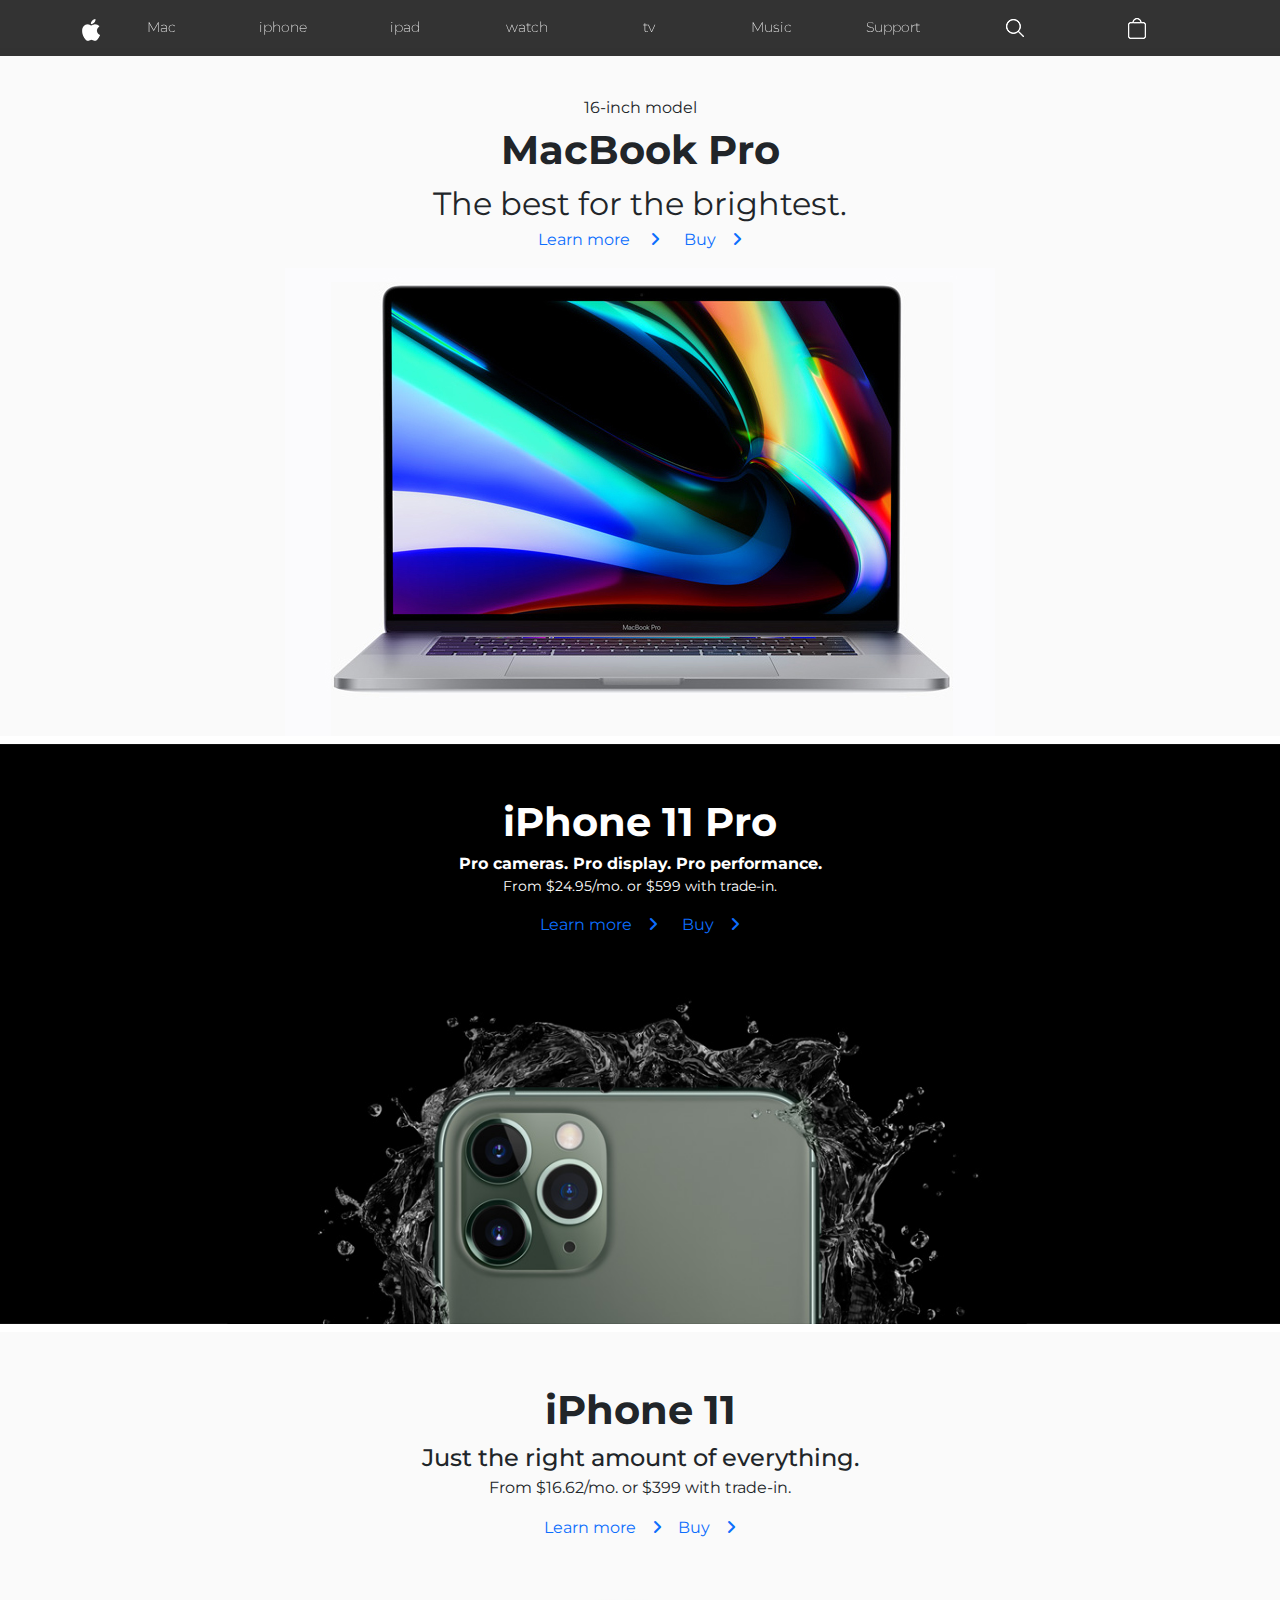
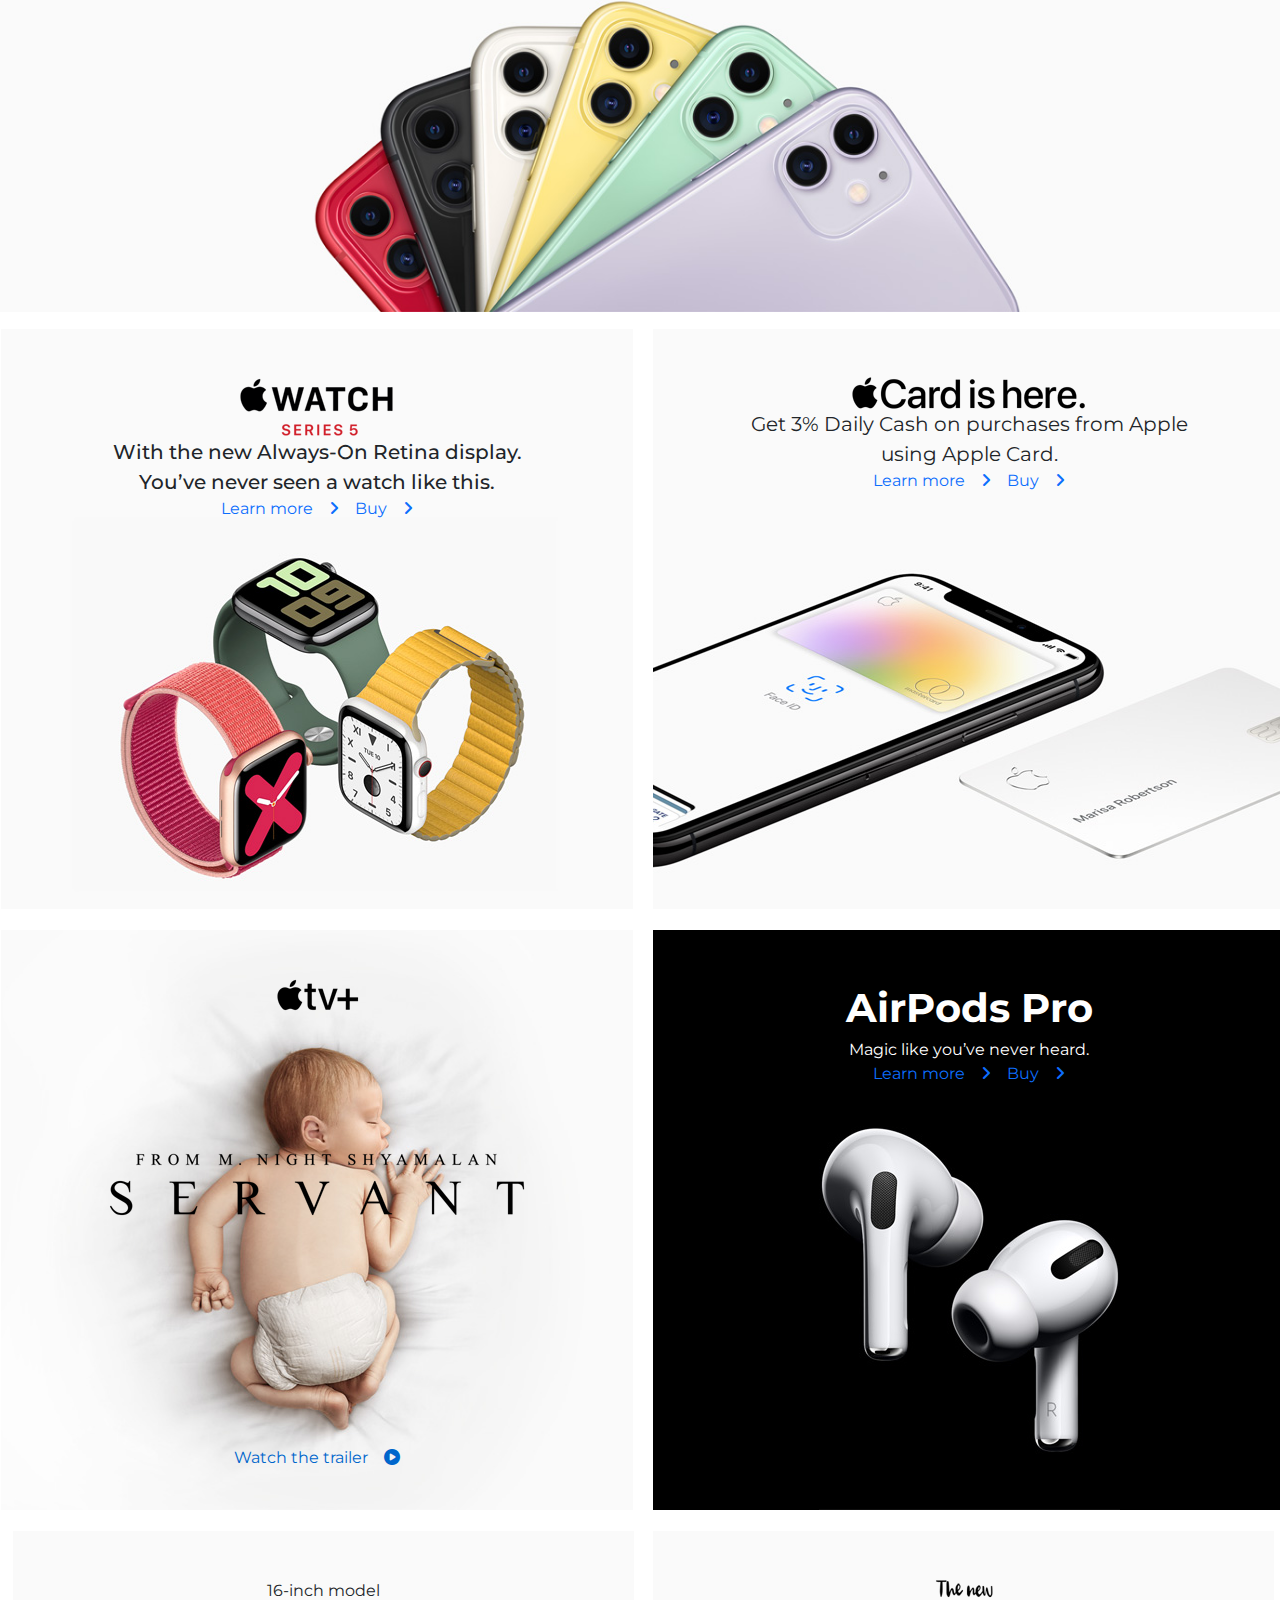
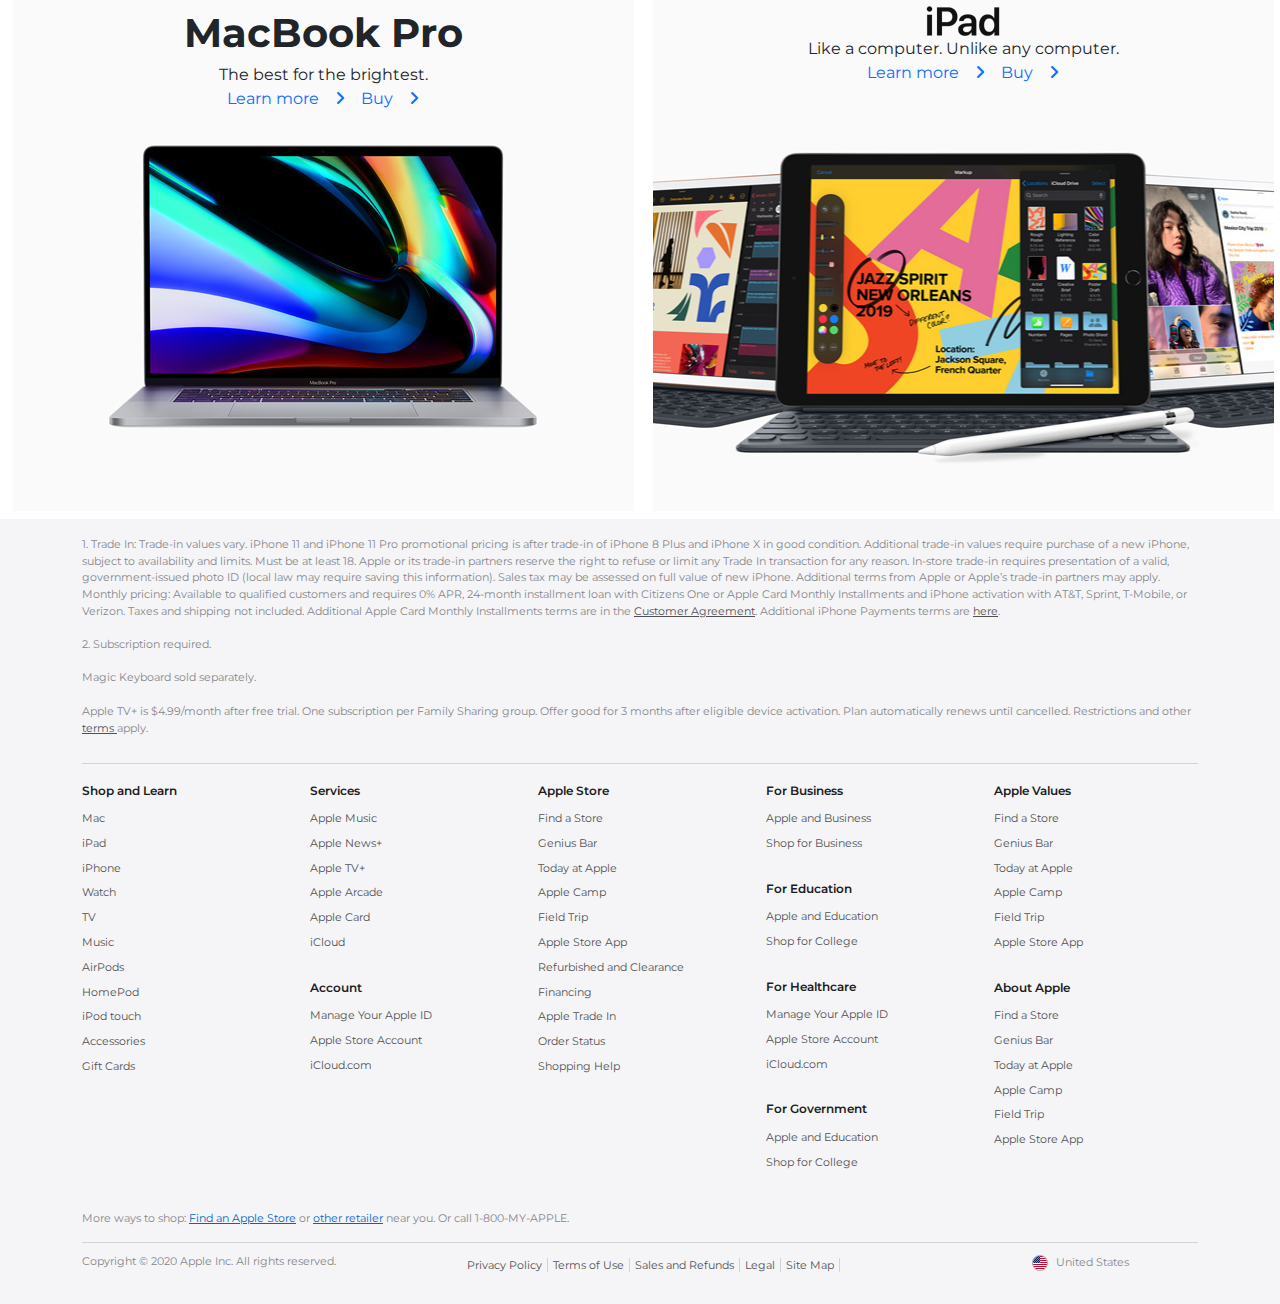
<file: index.html>
<!DOCTYPE html>
<html>
  <head>
    <title>Apple Website- Naol</title>

    <!-- Some meta tags -->
    <meta charset="utf-8" />
    <meta
      name="viewport"
      content="width=device-width, initial-scale=1, shrink-to-fit=no"
    />
    <meta name="title" content="Apple Responsive Replica" />
    <meta
      name="description"
      content="A responsive replica of Apple's website"
    />
    <link rel='icon' href='images/icons/favicon.ico' type='image/x-icon' >
    <!-- the fontawosome i add the to  -->
    <link
    href="https://cdnjs.cloudflare.com/ajax/libs/font-awesome/6.4.0/css/all.min.css"
    rel="stylesheet"
    />
    <!-- Link to the Font-Awesome Font -->
    <link
      rel="stylesheet"
      href="https://cdn.jsdelivr.net/npm/bootstrap@5.2.3/dist/css/bootstrap.min.css"
    />

    <!-- Link to Montserrat font from Google Fonts-->
    <link
      href="https://fonts.googleapis.com/css?family=Montserrat:200,200i,300,300i,400,600,600i,700,700i,800,800i,900,900i&display=swap"
      rel="stylesheet"
    />

    <!-- Styles -->
    <!-- Bootstrap Styles -->
    <link rel="stylesheet" type="text/css" href="css/bootstrap.css" />
    <!-- Custom Styles -->
    <link rel="stylesheet" type="text/css" href="css/styles.css" />
  </head>
  <body>
  
    <!-- Header navigation -->
    <div class="nav-wrapper fixed-top">
      <div class="container">
        <nav class="navbar navbar-toggleable-sm navbar-expand-md">
          <button
            class="navbar-toggler navbar-toggler-right"
            type="button"
            data-toggle="collapse"
            data-target=".navbar-collapse"
          >
            ☰
          </button>
          <a class="navbar-brand mx-auto" href="#"
            ><img src="images/icons/logo-sm.png"
          /></a>

          <div class="navbar-collapse collapse">
            <ul class="navbar-nav nav-justified w-100 nav-fill">
              <li class="nav-item">
                <a class="nav-link js-scroll-trigger" href="/mac/">Mac</a>
              </li>
              <li class="nav-item">
                <a class="nav-link js-scroll-trigger" href="#">iphone</a>
              </li>
              <li class="nav-item">
                <a class="nav-link js-scroll-trigger" href="#">ipad</a>
              </li>
              <li class="nav-item">
                <a class="nav-link js-scroll-trigger" href="#">watch</a>
              </li>
              <li class="nav-item">
                <a class="nav-link js-scroll-trigger" href="#">tv</a>
              </li>
              <li class="nav-item">
                <a class="nav-link js-scroll-trigger" href="#">Music</a>
              </li>
              <li class="nav-item">
                <a class="nav-link js-scroll-trigger" href="#">Support</a>
              </li>
              <li class="nav-item">
                <a class="nav-link js-scroll-trigger" href="/search/"
                  ><img src="images/icons/search-icon-sm.png"
                /></a>
              </li>
              <li class="nav-item">
                <a class="nav-link js-scroll-trigger" href="/cart/"
                  ><img src="images/icons/cart-sm.png"
                /></a>
              </li>
            </ul>
          </div>
        </nav>
      </div>
    </div>

    <!-- 1st-section start-->
    <section class="section-1 mt-5 mb-2 ">
			<div class="internal-wrapper pt-5  text-center "> 
				<div class="model">
					16-inch model
				</div>

				<div class="product-title fs-1 fw-bold">
					MacBook Pro
				</div>

				<div class="brief-description fs-2">
					The best for the brightest.
				</div>

				<div class="links-wrapper ">
					<ul class="list-unstyled d-flex justify-content-center ">
						<li class="me-4"><a href="#" href="#" class="text-primary text-decoration-none custom-hover">Learn more <i class="fas fa-angle-right ms-3"></i> </a></li>
						<li><a href="#" class="text-primary text-decoration-none custom-hover">Buy<i class="fas fa-angle-right ms-3"></i></a></li>
					</ul> 
				</div>

				<div class="main-image-wrapper">
					<img src="images/home/mac-laptop.jpg"/>
				</div>

			</div>
		</section> 
    <!-- 1st-section end here -->
    
    <!-- 2nd-section start  -->
    <section class="section-2  mb-2 text-center text-white pt-5 same-property">
				<div class="title-wraper fs-1 fw-bold">
					iPhone 11 Pro 
				</div> 

				<div class="description-wrapper fw-bold">
					Pro cameras. Pro display. Pro performance.
				</div>

				<div class="price-wrapper tex-muted small">
					From $24.95/mo. or $599 with trade‑in.
				</div>

				<div class="links-wrapper ">
					<ul class="list-unstyled d-flex justify-content-center mt-3">
						<li class="me-4"><a href="#" href="#" class="text-primary text-decoration-none custom-hover">Learn more<i class="fas fa-angle-right ms-3"></i></a></li>
						<li><a href="#" href="#" class="text-primary text-decoration-none custom-hover">Buy<i class="fas fa-angle-right ms-3"></i></a></li>
					</ul> 
				</div>
		</section>
    <!-- 2nd-section end here -->
    
    <!-- 3rd-section start here -->
    <section class=" section-3 mb-1 text-center py-5 same-property">
				<div class="title-wraper fs-1 fw-bold">
					iPhone 11 
				</div> 
				<div class="description-wrapper fs-4 fw-medium">
					Just the right amount of everything.
				</div>
				<div class="price-wrapper ">
					From $16.62/mo. or $399 with trade‑in.
				</div>
				<div class="links-wrapper">
					<ul class="list-unstyled d-flex justify-content-center mt-3">
						<li class="me-3"><a href="#" href="#" class="text-primary text-decoration-none custom-hover">Learn more<i class="fas fa-angle-right ms-3"></i></a></li>
						<li ><a href="#" href="#" class="text-primary text-decoration-none custom-hover">Buy<i class="fas fa-angle-right ms-3"></i></a></li>
					</ul> 
				</div>
		</section>
    <!--3rd-section end here -->


    <!-- 4th-section-4 start here -->
    <div class="container-fliud  section-4  ">
      <div class="row  ">
        <div class="col-md section-4-left-side-wrapper text-center   pt-5 same-property">
          <div class="top-logo-wrapper">
            <div class="logo-wrapper">
              <img src="images/icons/watch-series5-logo.png">
            </div>
          </div>
          <div class="description-wraper  fs-5 fw-medium">
            With the new Always-On Retina display.<br>
            You’ve never seen a watch like this.
          </div>
          <div class="links-wrapper ">
            <ul class="list-unstyled d-flex justify-content-center ">
              <li class="me-3"><a href="#" class="text-primary text-decoration-none custom-hover">Learn more<i
                    class="fas fa-angle-right ms-3"></i></a></li>
              <li><a href="#" class="text-primary text-decoration-none custom-hover">Buy<i
                    class="fas fa-angle-right ms-3"></i></a></li>
            </ul>
          </div>
        </div>

        <div class="col-md section-4-right-side-wrapper text-center pt-5 same-property">
          <div class="top-logo-wrapper">
            <div class="logo-wrapper">
              <img src="images/icons/apple-card-logo.png">
            </div>
          </div>
          <div class="description-wraper fs-5 mx-auto ">
            Get 3% Daily Cash on purchases from Apple <br> using Apple Card.
          </div>
          <div>
            <ul class="list-unstyled d-flex justify-content-center">
              <li class="me-3"><a href="#" class="text-primary text-decoration-none custom-hover">Learn more<i
                    class="fas fa-angle-right ms-3"></i></a></li>
              <li><a href="#" class="text-primary text-decoration-none custom-hover">Buy<i
                    class="fas fa-angle-right ms-3"></i></a></li>
            </ul>
          </div>
        </div>
      </div> 	
		</div>
    <!-- 4th-section-4 end here -->

    <!-- 5th-section-5 start here -->
    <div class="container-fliud mt-2 section-5 text-center text-white"> 
      <div class="row ">
        <div class="col-md  section-5-left-side-wrapper text-center same-property">
          <div class="top-logo-wrapper pt-5">
            <div class="logo-wrapper">
              <img src="images/icons/apple-tv-logo.png">
            </div>
          </div>
        
          <div class="tvshow-logo-wraper">
            <img src="images/icons/servant-logo.png">
          </div>
        
          <div class="watch-more-wrapper mt-4 ">
            <a href="#" class="text-decoration-none">Watch the trailer<i
            class="fas fa-play-circle ms-3"></i></a>
          </div>
        </div>

        <div class="col-md section-5-right-side-wrapper text-center pt-5 property">
          <div class="top-logo-wrapper fs-">
            <div class="logo-wrapper fs-1 fw-bold">
              AirPods Pro
            </div>
          </div>
        
          <div class="description-wraper ">
            Magic like you’ve never heard.
          </div>
        
          <div class="links-wrapper mb-3">
            <ul class="list-unstyled d-flex justify-content-center ">
              <li class="me-3 "><a href="#" class="text-primary text-decoration-none custom-hover">Learn more<i
                    class="fas fa-angle-right ms-3"></i></a></li>
              <li><a href="#" class="text-primary text-decoration-none custom-hover">Buy<i
                    class="fas fa-angle-right ms-3"></i></a></li>
            </ul>
          </div>
        </div>
      </div>	
		</div>
    <!-- 5th-section end here -->

    <!-- 6th-section start here -->
    <div class="container-fluid  mt-2 mb-2 section-6 text-center"> 
      <div class="row  ">
        <div class="col-md section-6-left-side-wrapper text-center pt-5 property ">
          <div class="model ">
            16-inch model
          </div>
        
          <div class="product-title-small fs-1 fw-bold">
            MacBook Pro
          </div>
        
          <div class="description-wraper ">
            The best for the brightest.
          </div>
        
          <div class="links-wrapper text-center ">
            <ul class="list-unstyled d-flex justify-content-center">
              <li class="me-3"><a href="#" class="text-primary text-decoration-none custom-hover">Learn more<i
                    class="fas fa-angle-right ms-3"></i></a></li>
              <li><a href="#" class="text-primary text-decoration-none custom-hover">Buy<i
                    class="fas fa-angle-right ms-3"></i></a></li>
            </ul>
          </div>
        </div>

        <div class="col-md section-6-right-side-wrapper text-center pt-5 same-property  ">
          <div class="top-logo-wrapper">
            <div class="logo-wrapper">
              <img src="images/icons/new-ipad-logo.png">
            </div>
          </div>
        
          <div class="description-wraper">
            Like a computer. Unlike any computer.
          </div>
        
          <div class="links-wrapper">
            <ul class="list-unstyled d-flex justify-content-center">
              <li class="me-3"><a href="#" class="text-primary text-decoration-none custom-hover">Learn more<i
                    class="fas fa-angle-right ms-3"></i></a></li>
              <li><a href="#" class="text-primary text-decoration-none custom-hover">Buy<i
                    class="fas fa-angle-right ms-3"></i></a></li>
            </ul>
          </div>
        </div>
      </div>	
		</div>
    <!-- 6th-section end here -->


    <!-- Footer section stats here -->
    <footer class="footer-wrapper">
      <div class="container">
        <div class="upper-text-container">
          <p>
            1. Trade In: Trade‑in values vary. iPhone 11 and iPhone 11 Pro
            promotional pricing is after trade‑in of iPhone 8 Plus and iPhone X
            in good condition. Additional trade‑in values require purchase of a
            new iPhone, subject to availability and limits. Must be at least 18.
            Apple or its trade-in partners reserve the right to refuse or limit
            any Trade In transaction for any reason. In‑store trade‑in requires
            presentation of a valid, government-issued photo ID (local law may
            require saving this information). Sales tax may be assessed on full
            value of new iPhone. Additional terms from Apple or Apple’s trade-in
            partners may apply. Monthly pricing: Available to qualified
            customers and requires 0% APR, 24-month installment loan with
            Citizens One or Apple Card Monthly Installments and iPhone
            activation with AT&T, Sprint, T-Mobile, or Verizon. Taxes and
            shipping not included. Additional Apple Card Monthly Installments
            terms are in the
            <a
              href="https://www.goldmansachs.com/terms-and-conditions/Apple-Card-Customer-Agreement.pdf"
              target="_blank"
            >
              Customer Agreement</a
            >. Additional iPhone Payments terms are
            <a
              href="https://www.apple.com/legal/sales-support/iphoneinstallments_us/"
            >
              here</a
            >.
          </p>
          <p>
            2. Subscription required.<br /><br />
            Magic Keyboard sold separately.<br /><br />
            Apple TV+ is $4.99/month after free trial. One subscription per
            Family Sharing group. Offer good for 3 months after eligible device
            activation. Plan automatically renews until cancelled. Restrictions
            and other <a href="https://www.apple.com/promo/">terms </a> apply.
          </p>
        </div>
        <div class="footer-links-wrapper row">
          <div class="links-wrapper-1 col-sm-12 col-md">
            <h3>Shop and Learn</h3>
            <ul>
              <li><a href="#">Mac</a></li>
              <li><a href="#">iPad</a></li>
              <li><a href="#">iPhone</a></li>
              <li><a href="#">Watch</a></li>
              <li><a href="#">TV</a></li>
              <li><a href="#">Music</a></li>
              <li><a href="#">AirPods</a></li>
              <li><a href="#">HomePod</a></li>
              <li><a href="#">iPod touch</a></li>
              <li><a href="#">Accessories</a></li>
              <li><a href="#">Gift Cards</a></li>
            </ul>
          </div>
          <div class="links-wrapper-2 col-sm-12 col-md">
            <h3>Services</h3>
            <ul>
              <li><a href="#">Apple Music</a></li>
              <li><a href="#">Apple News+</a></li>
              <li><a href="#">Apple TV+</a></li>
              <li><a href="#">Apple Arcade</a></li>
              <li><a href="#">Apple Card</a></li>
              <li><a href="#">iCloud</a></li>
            </ul>
            <h3>Account</h3>
            <ul>
              <li><a href="#">Manage Your Apple ID</a></li>
              <li><a href="#">Apple Store Account</a></li>
              <li><a href="#">iCloud.com</a></li>
            </ul>
          </div>
          <div class="links-wrapper-3 col-sm-12 col-md">
            <h3>Apple Store</h3>
            <ul>
              <li><a href="#">Find a Store</a></li>
              <li><a href="#">Genius Bar</a></li>
              <li><a href="#">Today at Apple</a></li>
              <li><a href="#">Apple Camp</a></li>
              <li><a href="#">Field Trip</a></li>
              <li><a href="#">Apple Store App</a></li>
              <li><a href="#">Refurbished and Clearance</a></li>
              <li><a href="#">Financing</a></li>
              <li><a href="#">Apple Trade In</a></li>
              <li><a href="#">Order Status</a></li>
              <li><a href="#">Shopping Help</a></li>
            </ul>
          </div>
          <div class="links-wrapper-4 col-sm-12 col-md">
            <h3>For Business</h3>
            <ul>
              <li><a href="#">Apple and Business</a></li>
              <li><a href="#">Shop for Business</a></li>
            </ul>
            <h3>For Education</h3>
            <ul>
              <li><a href="#">Apple and Education</a></li>
              <li><a href="#">Shop for College</a></li>
            </ul>
            <h3>For Healthcare</h3>
            <ul>
              <li><a href="#">Manage Your Apple ID</a></li>
              <li><a href="#">Apple Store Account</a></li>
              <li><a href="#">iCloud.com</a></li>
            </ul>
            <h3>For Government</h3>
            <ul>
              <li><a href="#">Apple and Education</a></li>
              <li><a href="#">Shop for College</a></li>
            </ul>
          </div>
          <div class="links-wrapper-5 col-sm-12 col-md">
            <h3>Apple Values</h3>
            <ul>
              <li><a href="#">Find a Store</a></li>
              <li><a href="#">Genius Bar</a></li>
              <li><a href="#">Today at Apple</a></li>
              <li><a href="#">Apple Camp</a></li>
              <li><a href="#">Field Trip</a></li>
              <li><a href="#">Apple Store App</a></li>
            </ul>
            <h3>About Apple</h3>
            <ul>
              <li><a href="#">Find a Store</a></li>
              <li><a href="#">Genius Bar</a></li>
              <li><a href="#">Today at Apple</a></li>
              <li><a href="#">Apple Camp</a></li>
              <li><a href="#">Field Trip</a></li>
              <li><a href="#">Apple Store App</a></li>
            </ul>
          </div>
        </div>
        <div class="my-apple-wrapper">
          More ways to shop: <a href="#">Find an Apple Store</a> or
          <a href="#">other retailer</a> near you. Or call 1-800-MY-APPLE.
        </div>
        <div class="copyright-wrapper row">
          <div
            class="copyright col-sm-12 order-2 col-md-8 order-md-1 col-lg-4 order-lg-1"
          >
            Copyright &copy; 2020 Apple Inc. All rights reserved.
          </div>
          <div class="footer-links-terms col-sm-12 order-3 col-lg-6 order-lg-2">
            <ul>
              <li><a href="#">Privacy Policy</a></li>
              <li><a href="#">Terms of Use</a></li>
              <li><a href="#">Sales and Refunds</a></li>
              <li><a href="#">Legal</a></li>
              <li><a href="#">Site Map</a></li>
            </ul>
          </div>
          <div
            class="footer-country col-sm-12 order-1 col-md-4 order-md-2 text-md-right col-lg-2 order-lg-3"
          >
            <div class="flag-wrapper"><img src="images/icons/16.png" /></div>
            <div class="footer-country-name">United States</div>
          </div>
        </div>
      </div>
    </footer>
    <!-- Footer section ends here -->

    <!-- Javascript -->

    <!-- jQuery -->
    <script src="https://ajax.googleapis.com/ajax/libs/jquery/3.4.1/jquery.min.js"></script>

    <!-- Bootsrap JS -->
    <script src="js/bootstrap.js"></script>

    <!-- Custom JavaScript for Footer -->
    <script>
    document.addEventListener('DOMContentLoaded', function() {
        // Footer accordion functionality for mobile
        const footerHeadings = document.querySelectorAll('.footer-links-wrapper h3');
        
        footerHeadings.forEach(heading => {
            heading.addEventListener('click', function() {
                const ul = this.nextElementSibling;
                const isExpanded = this.classList.contains('active');
                
                // Close all other sections
                footerHeadings.forEach(h => {
                    h.classList.remove('active');
                    const otherUl = h.nextElementSibling;
                    if (otherUl && otherUl.tagName === 'UL') {
                        otherUl.style.display = 'none';
                    }
                });
                
                // Toggle current section
                if (!isExpanded && ul && ul.tagName === 'UL') {
                    this.classList.add('active');
                    ul.style.display = 'block';
                }
            });
        });
        
        // Check screen size and initialize footer state
        function checkScreenSize() {
            const isMobile = window.innerWidth < 768;
            const footerUls = document.querySelectorAll('.footer-links-wrapper ul');
            
            if (isMobile) {
                // Hide all footer lists on mobile
                footerUls.forEach(ul => {
                    ul.style.display = 'none';
                });
                // Remove active class from all headings
                footerHeadings.forEach(heading => {
                    heading.classList.remove('active');
                });
            } else {
                // Show all footer lists on desktop
                footerUls.forEach(ul => {
                    ul.style.display = 'block';
                });
                // Remove active class from all headings
                footerHeadings.forEach(heading => {
                    heading.classList.remove('active');
                });
            }
        }
        
        // Initial check
        checkScreenSize();
        
        // Check on window resize
        window.addEventListener('resize', checkScreenSize);
    });
    </script>
  </body>
</html>
</file>
<file: css/styles.css>
/* General Styling*/
body {
  font-family: "Montserrat", sans-serif;
}
a {
  color: #06c;
}
img {
  max-width: 100%;
}
.white {
  color: #fff;
}
.black {
  color: #1d1d1f;
}
.grey {
  color: #86868b;
}
.top-50 {
  margin-top: 50px;
}
.top-100 {
  margin-top: 100px;
}

/* Header Style */
.nav-wrapper {
  background: rgba(0, 0, 0, 0.8);
  font-size: 0.85em;
  font-weight: 200;
}
.nav-wrapper ul li a {
  color: #fff;
}
.navbar-toggler {
  color: #fff;
}
.nav-item {
  text-align: left !important;
  padding: 4px 0;
  border-bottom: 1px solid #4b4b4b;
}

/* Common-poperties Styling  */
.same-property{
  height: 580px;
	background-position: center;
	background-repeat: no-repeat;
	background-size: cover;
}
/* common property for section-5 &-6 */
.property {
  background-size: initial;
	background-position: bottom;
  background-repeat: no-repeat;
  height: 580px;
}
.section-1 {
  background-color: #fafafa;
}
/*  2nd-Section styling */
.section-2 {
	background-image: url("../images/home/iphone11-pro-bg.jpg");

}
/*  3rd Section styling start */
.section-3 {
	background-image: url("../images/home/iphone11-bg.jpg");
}

/* section-4 styling start */
.section-4-left-side-wrapper {
	background-image:  url("../images/home/watch-series-5.jpg"); 
  
	margin: 1% 0.5% 0% 1%; 
}
.section-4-right-side-wrapper {
	background-image:  url("../images/home/apple-card.jpg"); 
  margin: 1% 0.5% 0% 1%;
}
.section-5 {
  /* background: #fff; */
}
.section-5-left-side-wrapper {
	background-image:  url("../images/home/apple-tv-background.jpg"); 
  margin: 1% 0.5% 0% 1%;
}
.section-5-right-side-wrapper {
	background-image:  url("../images/home/air-pods.jpg"); 
	color: #fff; 
  background-color: #000;
  margin: 1% 0.5% 0% 1%;
}
.tvshow-logo-wraper {
	padding: 130px 0 200px;
}

.section-6 {
  background: #fff;
}
.section-6-left-side-wrapper {
	background-image:  url("../images/home/macbook-pro.jpg"); 
  background-color: #fafafa;
  margin: 1% 0.5% 0% 1%;
}
.section-6-right-side-wrapper {
	background-image:  url("../images/home/new-ipad.jpg"); 
	margin: 1% 0.5% 0% 1%; 
}

.tvshow-logo-wraper {
	padding: 130px 0 200px;
}
/* Footer Styling */
.footer-wrapper {
  background-color: #f5f5f7;
  color: #86868b;
  font-size: 0.7em;
}
.footer-wrapper ul {
  list-style: none;
  padding-bottom: 10px;
  padding-inline-start: 0px;
}
.footer-wrapper ul a {
  color: #515154;
  text-decoration: none;
}
.my-apple-wrapper {
  padding-bottom: 15px;
  margin-top: 10px;
}
.copyright {
  margin-top: 15px;
}
.footer-country {
  margin-top: 8px;
}
.flag-wrapper {
  display: inline-block;
  vertical-align: middle;
  padding-right: 5px;
}
.footer-country-name {
  display: inline-block;
  vertical-align: middle;
}
.footer-links-terms ul {
  display: flex;
}
.footer-links-terms ul li a {
  border-right: 1px solid #d2d2d7;
  padding: 0 5px;
}
.footer-links-terms ul li:first-child {
  padding-left: 0;
}
.footer-links-terms ul li:last-child {
  border-right: 0;
}

.footer-links-wrapper h3 {
  font-size: 12px;
  font-weight: 600;
  color: #1d1d1f;
}
.footer-wrapper ul li {
  padding: 4px 0;
}
.upper-text-container {
  border-bottom: 1px solid #d2d2d7;
  padding: 17px 0 10px;
  margin-bottom: 20px;
}
.upper-text-container a {
  color: #515154;
}


/***** Media Query start here *****/

/* Footer */
@media (max-width: 768px) {
  .footer-links-wrapper ul {
    display: none;
  }
  .footer-links-wrapper h3 {
    padding: 10px 0;
    border-bottom: 1px solid #ccc;
  }
  .footer-links-wrapper h3:after {
    font-family: "FontAwesome";
    content: "\f067";
    padding-left: 10px;
    position: absolute;
    right: 25px;
  }
}
@media (min-width: 768px) {
  /*Nav bar*/
  .nav-item {
    text-align: center !important;
    padding: 0;
    border-bottom: 0px;
  }
  /*Footer styling*/
  .my-apple-wrapper {
    border-bottom: 1px solid #d2d2d7;
  }
}
@media (min-width: 992px) {
  /*Footer styling*/
  .copyright {
    margin-top: 10px;
  }
  .footer-country {
    margin-top: 10px;
  }
  .footer-links-terms {
    margin-top: 10px;
  }
}
</file>
